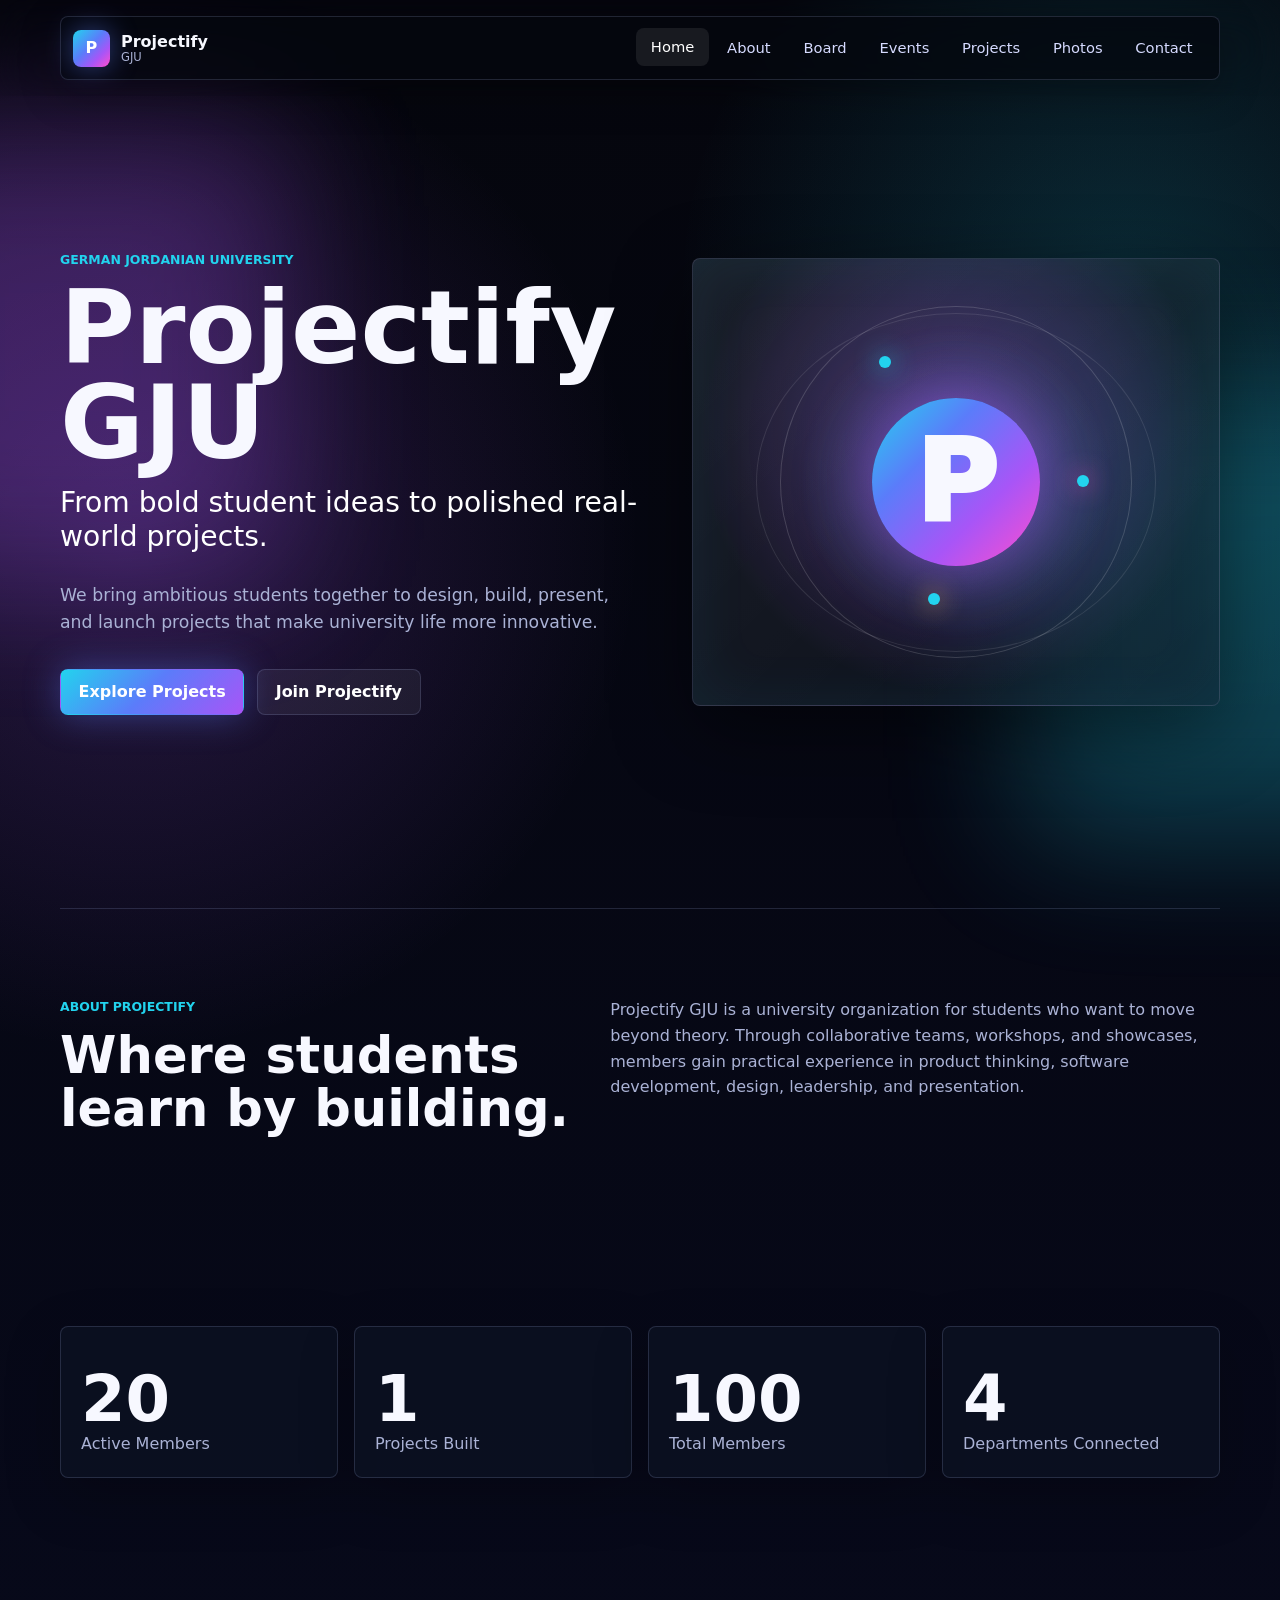
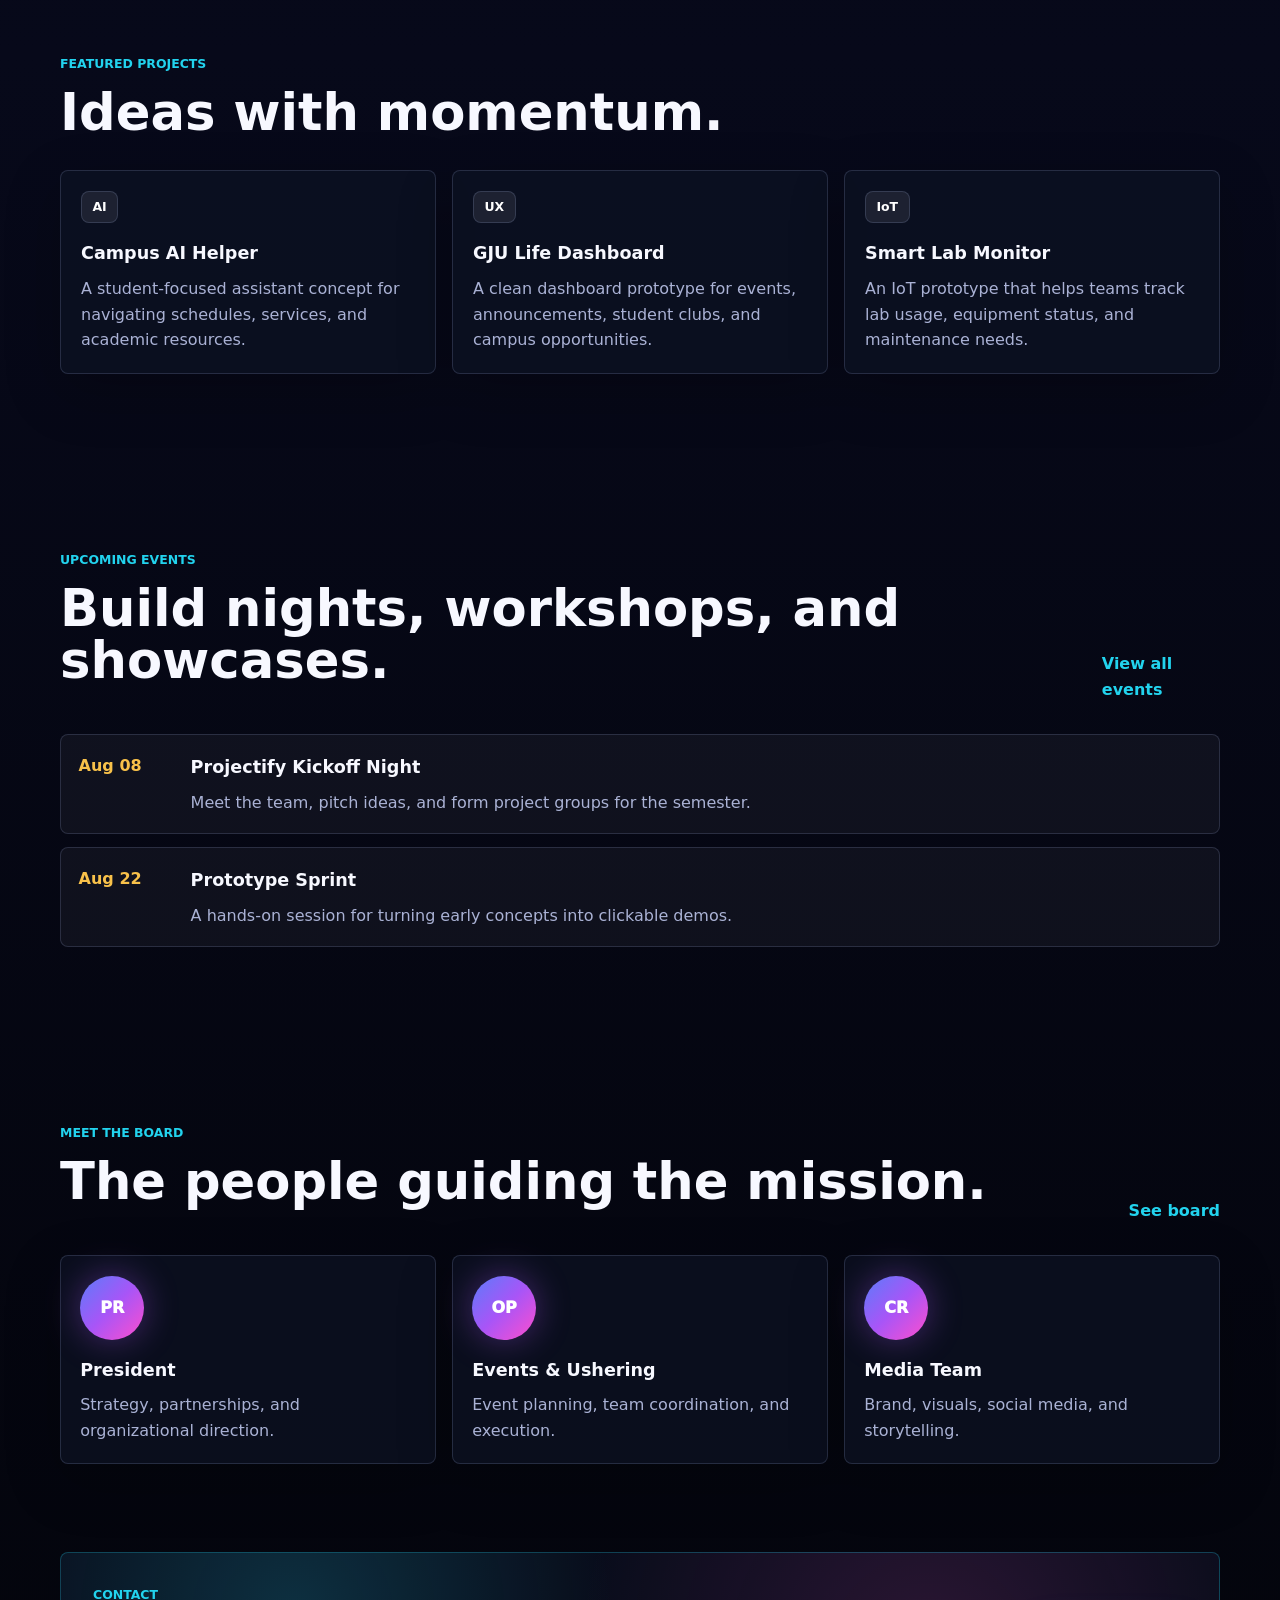
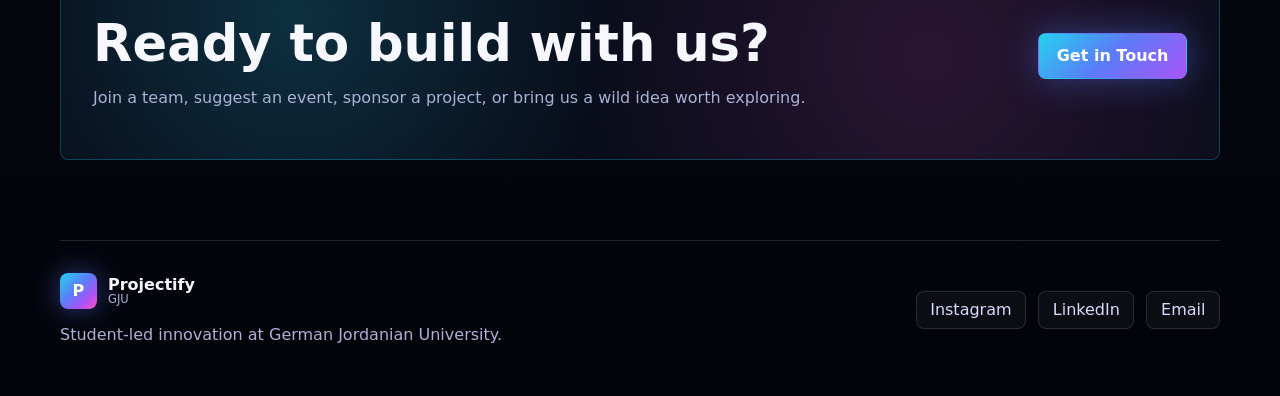
<file: index.html>
<!DOCTYPE html>
<html lang="en">
<head>
  <meta charset="UTF-8" />
  <meta name="viewport" content="width=device-width, initial-scale=1.0" />
  <title>Projectify GJU | Student Innovation Organization</title>
  <meta name="description" content="Projectify GJU is a student organization at German Jordanian University helping builders turn ideas into real projects." />
  <link rel="stylesheet" href="style.css" />
</head>
<body>
  <div class="site-glow site-glow-one"></div>
  <div class="site-glow site-glow-two"></div>

  <header class="nav-shell">
    <nav class="navbar" aria-label="Primary navigation">
      <a class="brand" href="index.html" aria-label="Projectify GJU home">
        <span class="brand-mark">P</span>
        <span>
          <strong>Projectify</strong>
          <small>GJU</small>
        </span>
      </a>

      <button class="nav-toggle" type="button" aria-label="Open navigation" aria-expanded="false">
        <span></span>
        <span></span>
        <span></span>
      </button>

      <div class="nav-links" data-nav-links>
        <a href="index.html">Home</a>
        <a href="about.html">About</a>
        <a href="board.html">Board</a>
        <a href="events.html">Events</a>
        <a href="projects.html">Projects</a>
        <a href="photos.html">Photos</a>
        <a href="contact.html">Contact</a>
      </div>
    </nav>
  </header>

  <main>
    <section class="hero section">
      <div class="hero-grid">
        <div class="hero-copy reveal">
          <p class="eyebrow">German Jordanian University</p>
          <h1>Projectify GJU</h1>
          <p class="hero-slogan">From bold student ideas to polished real-world projects.</p>
          <p class="hero-text">
            We bring ambitious students together to design, build, present, and launch projects that make university life more innovative.
          </p>
          <div class="hero-actions">
            <a class="btn btn-primary" href="projects.html">Explore Projects</a>
            <a class="btn btn-secondary" href="contact.html">Join Projectify</a>
          </div>
        </div>

        <div class="hero-visual reveal" aria-label="Projectify logo artwork">
          <div class="logo-orbit">
            <div class="logo-core">
              <span>P</span>
            </div>
            <span class="orbit-dot dot-one"></span>
            <span class="orbit-dot dot-two"></span>
            <span class="orbit-dot dot-three"></span>
          </div>
        </div>
      </div>
    </section>

    <section class="section split-section reveal">
      <div>
        <p class="eyebrow">About Projectify</p>
        <h2>Where students learn by building.</h2>
      </div>
      <p>
        Projectify GJU is a university organization for students who want to move beyond theory. Through collaborative teams, workshops, and showcases, members gain practical experience in product thinking, software development, design, leadership, and presentation.
      </p>
    </section>

    <section class="section stats-grid reveal" aria-label="Projectify statistics">
      <article class="stat-card">
        <strong data-counter="32">0</strong>
        <span>Active Members</span>
      </article>
      <article class="stat-card">
        <strong data-counter="3">0</strong>
        <span>Projects Built</span>
      </article>
      <article class="stat-card">
        <strong data-counter="160">0</strong>
        <span>Total Members</span>
      </article>
      <article class="stat-card">
        <strong data-counter="7">0</strong>
        <span>Departments Connected</span>
      </article>
    </section>

    <section class="section reveal">
      <div class="section-heading">
        <p class="eyebrow">Featured Projects</p>
        <h2>Ideas with momentum.</h2>
      </div>
      <div class="card-grid three-columns">
        <article class="feature-card">
          <span class="card-icon">AI</span>
          <h3>Campus AI Helper</h3>
          <p>A student-focused assistant concept for navigating schedules, services, and academic resources.</p>
        </article>
        <article class="feature-card">
          <span class="card-icon">UX</span>
          <h3>GJU Life Dashboard</h3>
          <p>A clean dashboard prototype for events, announcements, student clubs, and campus opportunities.</p>
        </article>
        <article class="feature-card">
          <span class="card-icon">IoT</span>
          <h3>Smart Lab Monitor</h3>
          <p>An IoT prototype that helps teams track lab usage, equipment status, and maintenance needs.</p>
        </article>
      </div>
    </section>

    <section class="section reveal">
      <div class="section-heading row-heading">
        <div>
          <p class="eyebrow">Upcoming Events</p>
          <h2>Build nights, workshops, and showcases.</h2>
        </div>
        <a class="text-link" href="events.html">View all events</a>
      </div>
      <div class="timeline">
        <article class="timeline-item">
          <time>Aug 08</time>
          <div>
            <h3>Projectify Kickoff Night</h3>
            <p>Meet the team, pitch ideas, and form project groups for the semester.</p>
          </div>
        </article>
        <article class="timeline-item">
          <time>Aug 22</time>
          <div>
            <h3>Prototype Sprint</h3>
            <p>A hands-on session for turning early concepts into clickable demos.</p>
          </div>
        </article>
      </div>
    </section>

    <section class="section reveal">
      <div class="section-heading row-heading">
        <div>
          <p class="eyebrow">Meet the Board</p>
          <h2>The people guiding the mission.</h2>
        </div>
        <a class="text-link" href="board.html">See board</a>
      </div>
      <div class="board-preview">
        <article class="person-card">
          <div class="avatar">PR</div>
          <h3>President</h3>
          <p>Strategy, partnerships, and organizational direction.</p>
        </article>
        <article class="person-card">
          <div class="avatar">OP</div>
          <h3>Events & Ushering</h3>
          <p>Event planning, team coordination, and execution.</p>
        </article>
        <article class="person-card">
          <div class="avatar">CR</div>
          <h3>Media Team</h3>
          <p>Brand, visuals, social media, and storytelling.</p>
        </article>
      </div>
    </section>

    <section class="section contact-band reveal">
      <div>
        <p class="eyebrow">Contact</p>
        <h2>Ready to build with us?</h2>
        <p>Join a team, suggest an event, sponsor a project, or bring us a wild idea worth exploring.</p>
      </div>
      <a class="btn btn-primary" href="contact.html">Get in Touch</a>
    </section>
  </main>

  <footer class="footer">
    <div>
      <a class="brand footer-brand" href="index.html">
        <span class="brand-mark">P</span>
        <span><strong>Projectify</strong><small>GJU</small></span>
      </a>
      <p>Student-led innovation at German Jordanian University.</p>
    </div>
    <div class="social-links" aria-label="Social media links">
      <a href="https://www.instagram.com/projectifygju/" target="_blank" rel="noreferrer">Instagram</a>
      <a href="https://www.linkedin.com/company/projectify-gju/" target="_blank" rel="noreferrer">LinkedIn</a>
      <a href="mailto:projectify.DSA@gju.edu.jo">Email</a>
    </div>
  </footer>

  <script src="script.js"></script>
</body>
</html>
</file>
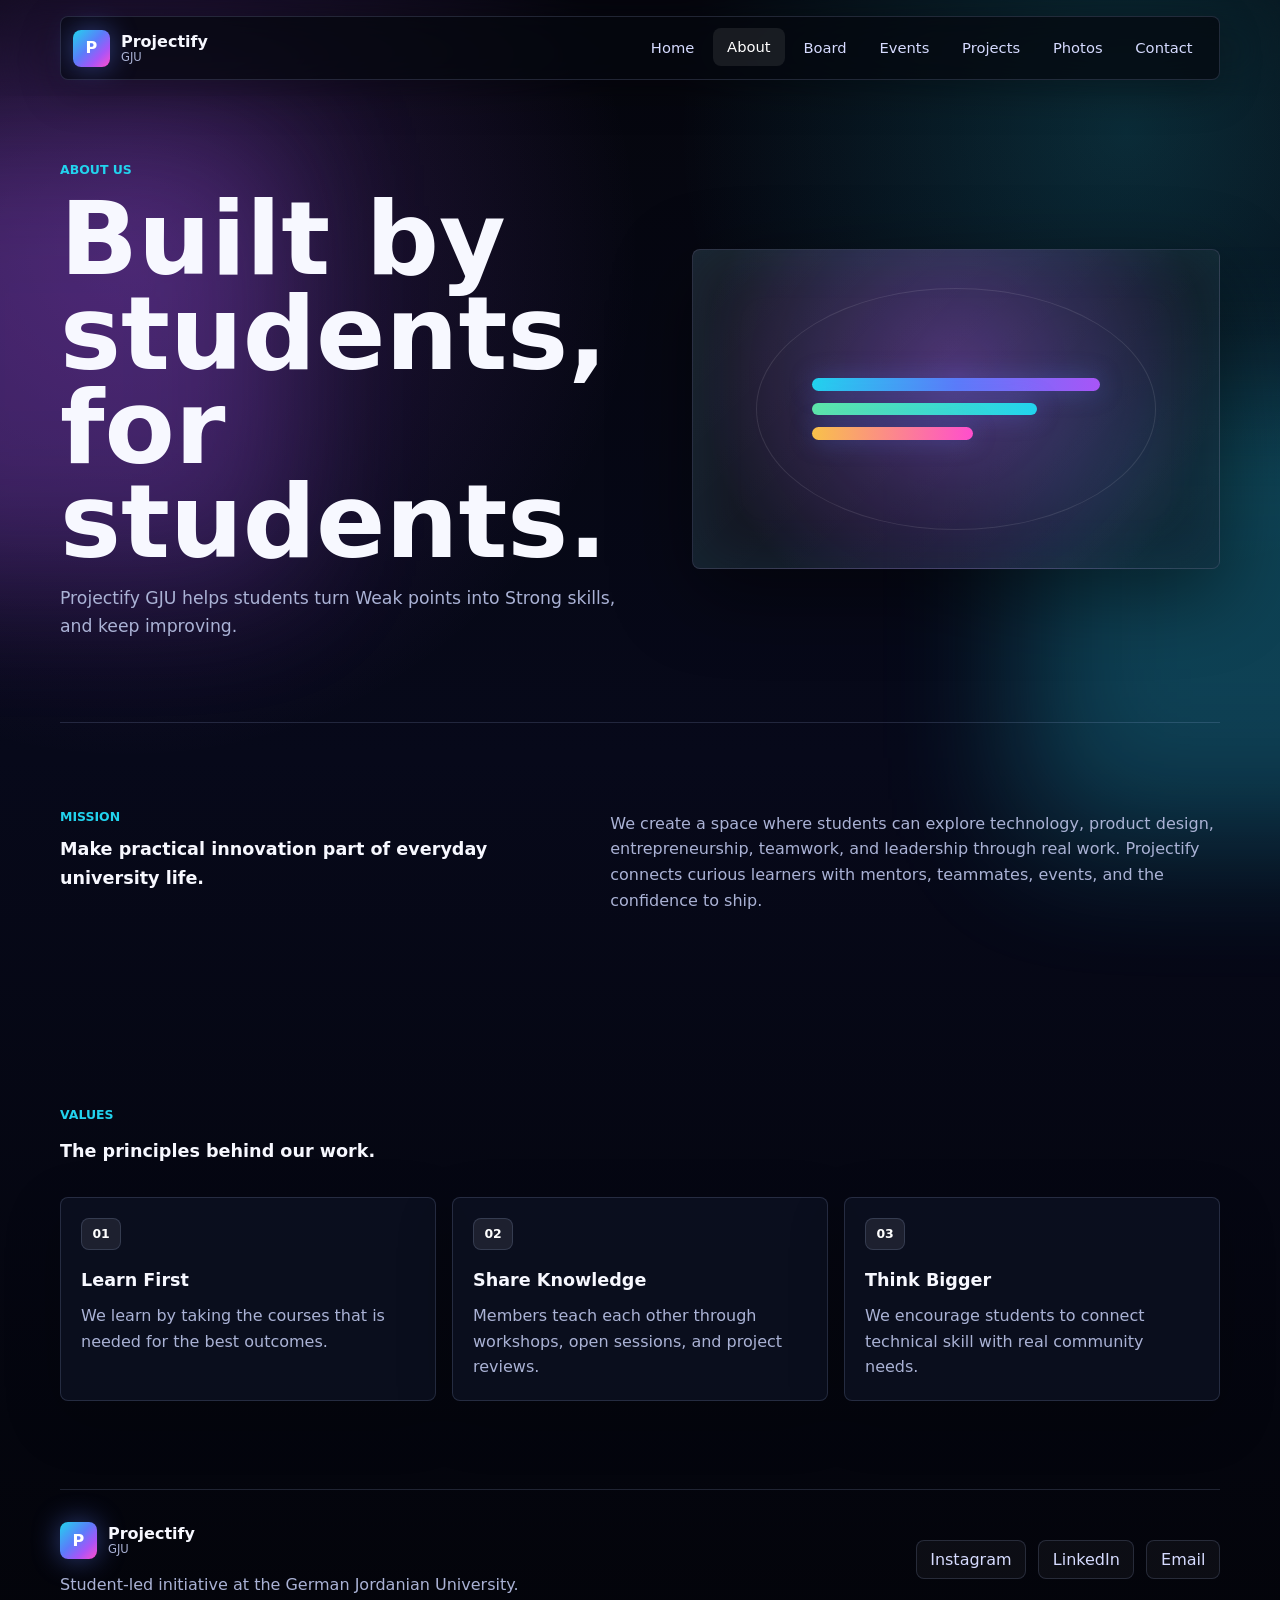
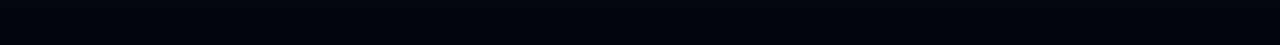
<file: about.html>
<!DOCTYPE html>
<html lang="en">
<head>
  <meta charset="UTF-8" />
  <meta name="viewport" content="width=device-width, initial-scale=1.0" />
  <title>About | Projectify GJU</title>
  <meta name="description" content="Learn about Projectify GJU, its mission, values, and student innovation community." />
  <link rel="stylesheet" href="style.css" />
</head>
<body>
  <div class="site-glow site-glow-one"></div>
  <div class="site-glow site-glow-two"></div>

  <header class="nav-shell">
    <nav class="navbar" aria-label="Primary navigation">
      <a class="brand" href="index.html"><span class="brand-mark">P</span><span><strong>Projectify</strong><small>GJU</small></span></a>
      <button class="nav-toggle" type="button" aria-label="Open navigation" aria-expanded="false"><span></span><span></span><span></span></button>
      <div class="nav-links" data-nav-links>
        <a href="index.html">Home</a>
        <a href="about.html">About</a>
        <a href="board.html">Board</a>
        <a href="events.html">Events</a>
        <a href="projects.html">Projects</a>
        <a href="photos.html">Photos</a>
        <a href="contact.html">Contact</a>
      </div>
    </nav>
  </header>

  <main>
    <section class="section page-hero">
      <div class="page-hero-grid">
        <div class="reveal">
          <p class="eyebrow">About Us</p>
          <h1>Built by students, for students.</h1>
          <p class="page-intro">Projectify GJU helps students turn Weak points into Strong skills, and keep improving.</p>
        </div>
        <div class="page-visual reveal" aria-hidden="true">
          <div class="visual-panel">
            <span class="visual-line"></span>
            <span class="visual-line"></span>
            <span class="visual-line"></span>
          </div>
        </div>
      </div>
    </section>

    <section class="section split-section reveal">
      <div>
        <h2 class="eyebrow">Mission</h2>
        <h3>Make practical innovation part of everyday university life.</h3>
      </div>
      <p>We create a space where students can explore technology, product design, entrepreneurship, teamwork, and leadership through real work. Projectify connects curious learners with mentors, teammates, events, and the confidence to ship.</p>
    </section>

    <section class="section reveal">
      <div class="section-heading">
        <p class="eyebrow">Values</p>
        <h3>The principles behind our work.</h3>
      </div>
      <div class="card-grid three-columns">
        <article class="value-card">
          <span class="card-icon">01</span>
          <h3>Learn First</h3>
          <p>We learn by taking the courses that is needed for the best outcomes.</p>
        </article>
        <article class="value-card">
          <span class="card-icon">02</span>
          <h3>Share Knowledge</h3>
          <p>Members teach each other through workshops, open sessions, and project reviews.</p>
        </article>
        <article class="value-card">
          <span class="card-icon">03</span>
          <h3>Think Bigger</h3>
          <p>We encourage students to connect technical skill with real community needs.</p>
        </article>
      </div>
    </section>
  </main>

  <footer class="footer">
    <div>
      <a class="brand footer-brand" href="index.html"><span class="brand-mark">P</span><span><strong>Projectify</strong><small>GJU</small></span></a>
      <p>Student-led initiative at the German Jordanian University.</p>
    </div>
    <div class="social-links">
      <a href="https://www.instagram.com/projectifygju/" target="_blank" rel="noreferrer">Instagram</a>
      <a href="https://www.linkedin.com/company/projectify-gju/people/?viewAsMember=true" target="_blank" rel="noreferrer">LinkedIn</a>
      <a href="mailto:projectify.DSA@gju.edu.jo">Email</a>
    </div>
  </footer>

  <script src="script.js"></script>
</body>
</html>
</file>
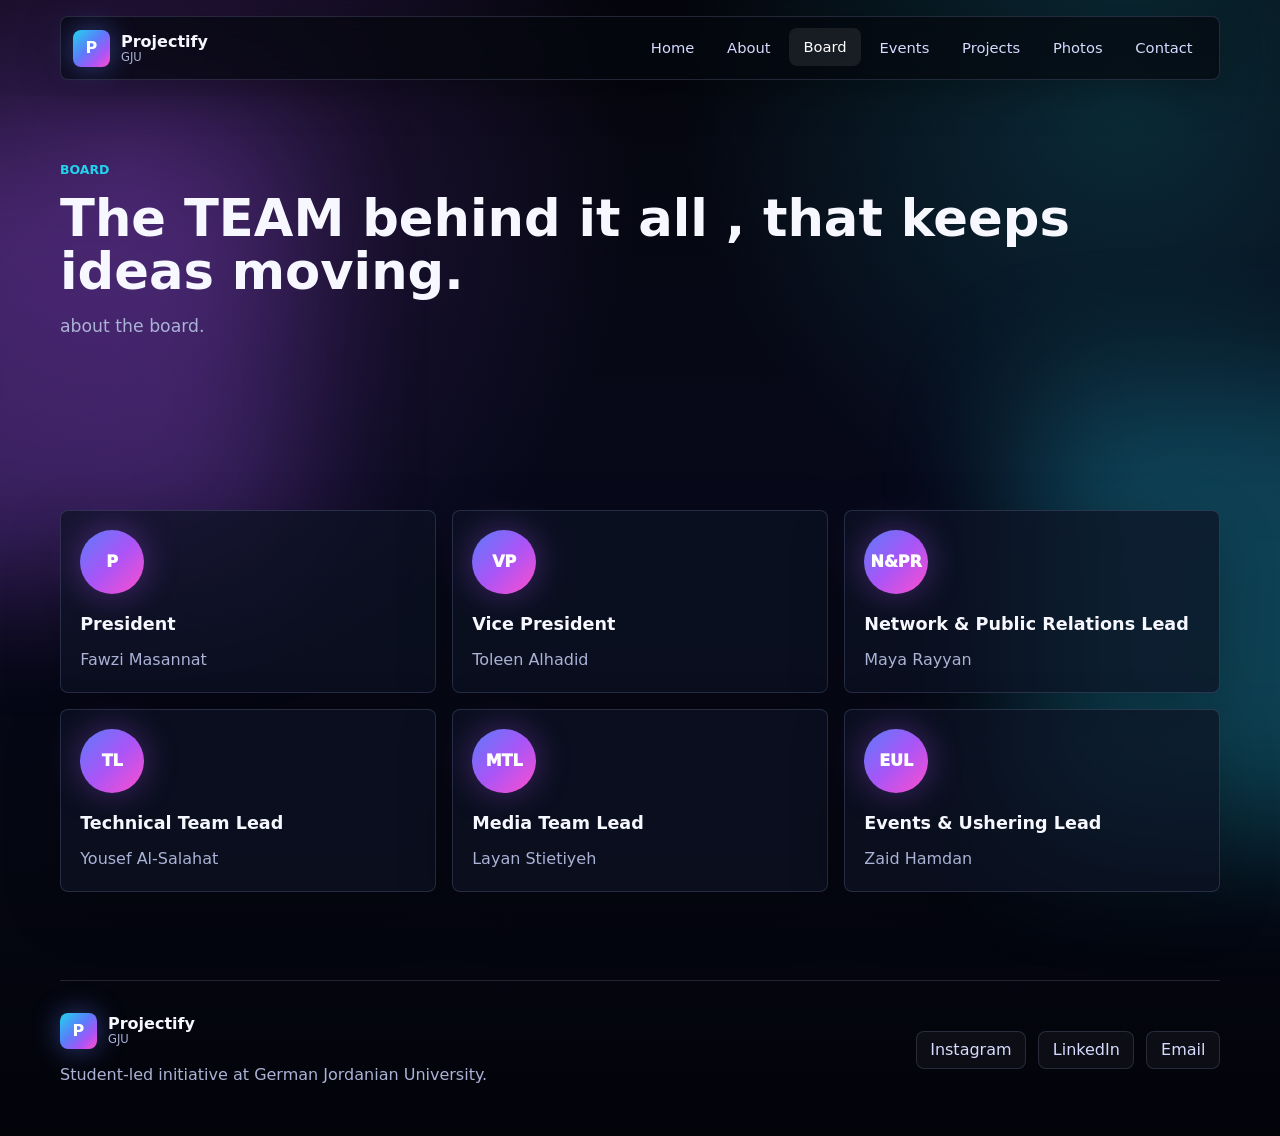
<file: board.html>
<!DOCTYPE html>
<html lang="en">

<head>
  <meta charset="UTF-8" />
  <meta name="viewport" content="width=device-width, initial-scale=1.0" />
  <title>Board | Projectify GJU</title>
  <meta name="description" content="Meet the Projectify GJU board and leadership team." />
  <link rel="stylesheet" href="style.css" />
</head>

<body>
  <div class="site-glow site-glow-one"></div>
  <div class="site-glow site-glow-two"></div>

  <header class="nav-shell">
    <nav class="navbar" aria-label="Primary navigation">
      <a class="brand" href="index.html"><span
          class="brand-mark">P</span><span><strong>Projectify</strong><small>GJU</small></span></a>
      <button class="nav-toggle" type="button" aria-label="Open navigation"
        aria-expanded="false"><span></span><span></span><span></span></button>
      <div class="nav-links" data-nav-links>
        <a href="index.html">Home</a>
        <a href="about.html">About</a>
        <a href="board.html">Board</a>
        <a href="events.html">Events</a>
        <a href="projects.html">Projects</a>
        <a href="photos.html">Photos</a>
        <a href="contact.html">Contact</a>
      </div>
    </nav>
  </header>

  <main>
    <section class="section page-hero reveal">
      <p class="eyebrow">Board</p>
      <h2>The TEAM behind it all , that keeps ideas moving.</h2>
      <p class="page-intro">about the board.</p>
    </section>

    <section class="section board-grid reveal">
      <article class="person-card">
        <div class="avatar">P</div>
        <h3>President</h3>
        <p>Fawzi Masannat</p>
      </article>
      <article class="person-card">
        <div class="avatar">VP</div>
        <h3>Vice President</h3>
        <p>Toleen Alhadid</p>
      </article>
      <article class="person-card">
        <div class="avatar">N&PR</div>
        <h3>Network & Public Relations Lead</h3>
        <p> Maya Rayyan</p>
      </article>
      <article class="person-card">
        <div class="avatar">TL</div>
        <h3>Technical Team Lead</h3>
        <p>Yousef Al-Salahat</p>
      </article>
      <article class="person-card">
        <div class="avatar">MTL</div>
        <h3>Media Team Lead</h3>
        <p>Layan Stietiyeh</p>
      </article>
      <article class="person-card">
        <div class="avatar">EUL</div>
        <h3>Events & Ushering Lead</h3>
        <p> Zaid Hamdan</p>
      </article>
    </section>
  </main>

  <footer class="footer">
    <div>
      <a class="brand footer-brand" href="index.html"><span
          class="brand-mark">P</span><span><strong>Projectify</strong><small>GJU</small></span></a>
      <p>Student-led initiative at German Jordanian University.</p>
    </div>
    <div class="social-links">
      <a href="https://www.instagram.com/projectify.gju" target="_blank" rel="noreferrer">Instagram</a>
      <a href="https://www.linkedin.com/company/projectify-gju" target="_blank" rel="noreferrer">LinkedIn</a>
      <a href="mailto:projectify.DSA@gju.edu.jo">Email</a>
    </div>
  </footer>

  <script src="script.js"></script>
</body>

</html>
</file>
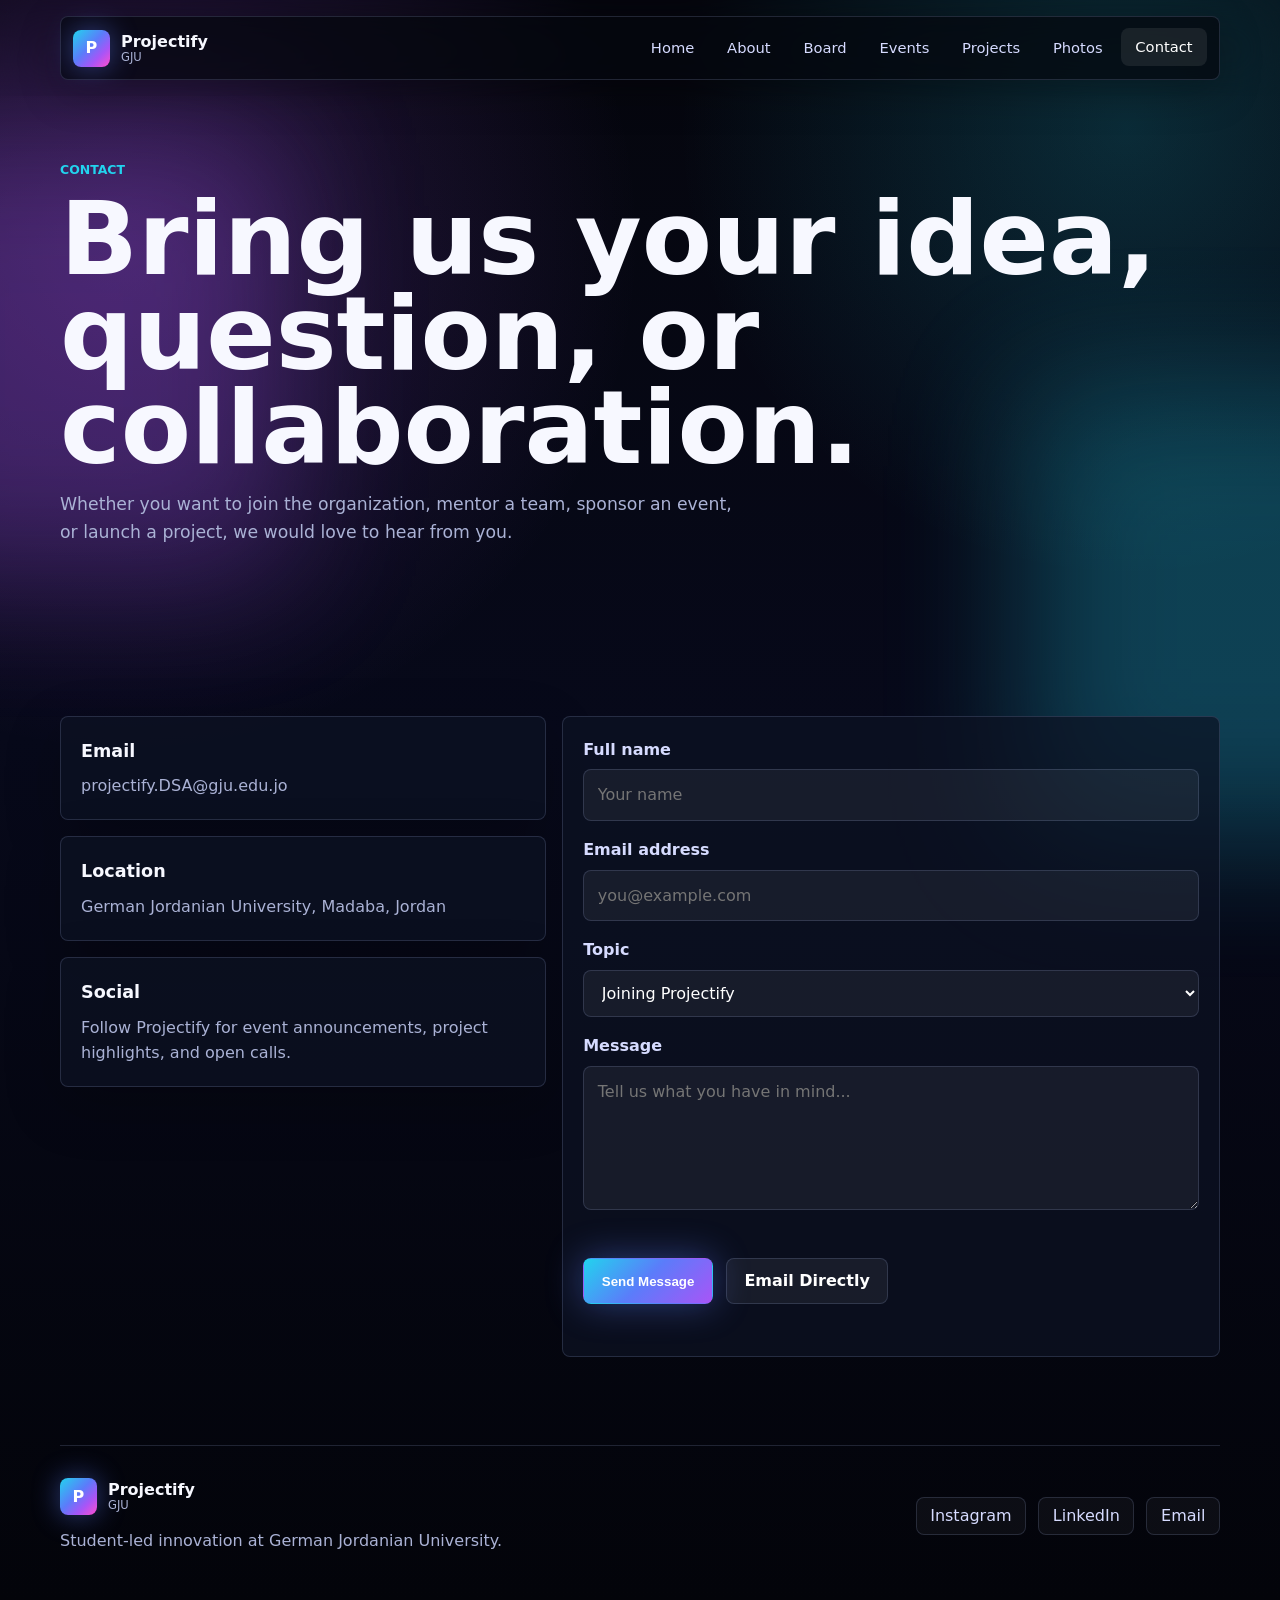
<file: contact.html>
<!DOCTYPE html>
<html lang="en">
<head>
  <meta charset="UTF-8" />
  <meta name="viewport" content="width=device-width, initial-scale=1.0" />
  <title>Contact | Projectify GJU</title>
  <meta name="description" content="Contact Projectify GJU to join, collaborate, sponsor, or suggest a project." />
  <link rel="stylesheet" href="style.css" />
</head>
<body>
  <div class="site-glow site-glow-one"></div>
  <div class="site-glow site-glow-two"></div>

  <header class="nav-shell">
    <nav class="navbar" aria-label="Primary navigation">
      <a class="brand" href="index.html"><span class="brand-mark">P</span><span><strong>Projectify</strong><small>GJU</small></span></a>
      <button class="nav-toggle" type="button" aria-label="Open navigation" aria-expanded="false"><span></span><span></span><span></span></button>
      <div class="nav-links" data-nav-links>
        <a href="index.html">Home</a>
        <a href="about.html">About</a>
        <a href="board.html">Board</a>
        <a href="events.html">Events</a>
        <a href="projects.html">Projects</a>
        <a href="photos.html">Photos</a>
        <a href="contact.html">Contact</a>
      </div>
    </nav>
  </header>

  <main>
    <section class="section page-hero reveal">
      <p class="eyebrow">Contact</p>
      <h1>Bring us your idea, question, or collaboration.</h1>
      <p class="page-intro">Whether you want to join the organization, mentor a team, sponsor an event, or launch a project, we would love to hear from you.</p>
    </section>

    <section class="section contact-grid reveal">
      <div class="contact-list">
        <article class="contact-card">
          <h3>Email</h3>
          <p><a href="mailto:projectify.DSA@gju.edu.jo">projectify.DSA@gju.edu.jo</a></p>
        </article>
        <article class="contact-card">
          <h3>Location</h3>
          <p>German Jordanian University, Madaba, Jordan</p>
        </article>
        <article class="contact-card">
          <h3>Social</h3>
          <p>Follow Projectify for event announcements, project highlights, and open calls.</p>
        </article>
      </div>

      <form class="contact-form" data-contact-form>
        <div class="field">
          <label for="name">Full name</label>
          <input id="name" name="name" type="text" placeholder="Your name" required />
        </div>
        <div class="field">
          <label for="email">Email address</label>
          <input id="email" name="email" type="email" placeholder="you@example.com" required />
        </div>
        <div class="field">
          <label for="topic">Topic</label>
          <select id="topic" name="topic">
            <option>Joining Projectify</option>
            <option>Project collaboration</option>
            <option>Event partnership</option>
            <option>Sponsorship</option>
          </select>
        </div>
        <div class="field">
          <label for="message">Message</label>
          <textarea id="message" name="message" placeholder="Tell us what you have in mind..." required></textarea>
        </div>
        <div class="form-actions">
          <button class="btn btn-primary" type="submit">Send Message</button>
          <a class="btn btn-secondary" href="mailto:projectify.DSA@gju.edu.jo">Email Directly</a>
        </div>
        <p data-form-status aria-live="polite"></p>
      </form>
    </section>
  </main>

  <footer class="footer">
    <div>
      <a class="brand footer-brand" href="index.html"><span class="brand-mark">P</span><span><strong>Projectify</strong><small>GJU</small></span></a>
      <p>Student-led innovation at German Jordanian University.</p>
    </div>
    <div class="social-links">
      <a href="https://www.instagram.com/projectify.gju" target="_blank" rel="noreferrer">Instagram</a>
      <a href="https://www.linkedin.com/company/projectify-gju" target="_blank" rel="noreferrer">LinkedIn</a>
      <a href="mailto:projectify.DSA@gju.edu.jo">Email</a>
    </div>
  </footer>

  <script src="script.js"></script>
</body>
</html>
</file>
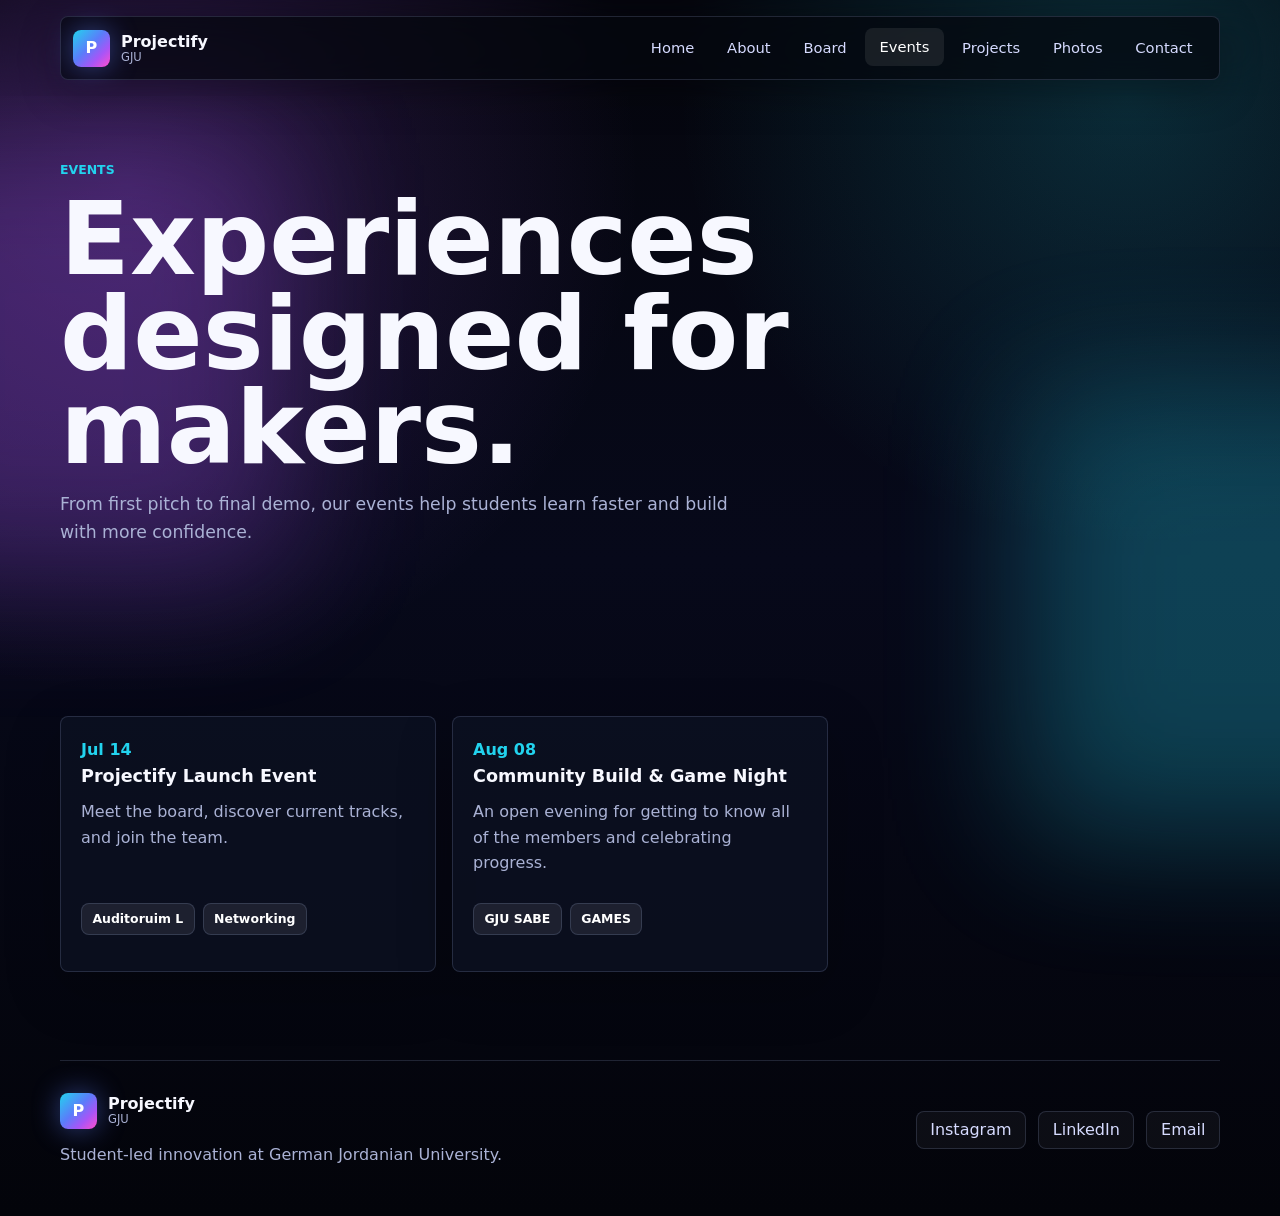
<file: events.html>
<!DOCTYPE html>
<html lang="en">
<head>
  <meta charset="UTF-8" />
  <meta name="viewport" content="width=device-width, initial-scale=1.0" />
  <title>Events | Projectify GJU</title>
  <meta name="description" content="Explore Projectify GJU workshops, build nights, and student showcases." />
  <link rel="stylesheet" href="style.css" />
</head>
<body>
  <div class="site-glow site-glow-one"></div>
  <div class="site-glow site-glow-two"></div>

  <header class="nav-shell">
    <nav class="navbar" aria-label="Primary navigation">
      <a class="brand" href="index.html"><span class="brand-mark">P</span><span><strong>Projectify</strong><small>GJU</small></span></a>
      <button class="nav-toggle" type="button" aria-label="Open navigation" aria-expanded="false"><span></span><span></span><span></span></button>
      <div class="nav-links" data-nav-links>
        <a href="index.html">Home</a>
        <a href="about.html">About</a>
        <a href="board.html">Board</a>
        <a href="events.html">Events</a>
        <a href="projects.html">Projects</a>
        <a href="photos.html">Photos</a>
        <a href="contact.html">Contact</a>
      </div>
    </nav>
  </header>

  <main>
    <section class="section page-hero reveal">
      <p class="eyebrow">Events</p>
      <h1>Experiences designed for makers.</h1>
      <p class="page-intro">From first pitch to final demo, our events help students learn faster and build with more confidence.</p>
    </section>

    <section class="section card-grid three-columns reveal">
      <article class="event-card">
        <span class="event-date">Jul 14</span>
        <h3>Projectify Launch Event</h3>
        <p>Meet the board, discover current tracks, and join the team.</p>
        <div class="event-meta"><span class="tag">Auditoruim L</span><span class="tag">Networking</span></div>
      </article>
      
      <article class="event-card">
        <span class="event-date">Aug 08</span>
        <h3>Community Build & Game Night</h3>
        <p>An open evening for getting to know all of the members and celebrating progress.</p>
        <div class="event-meta"><span class="tag">GJU SABE</span><span class="tag">GAMES</span></div>
      </article>
    </section>
  </main>

  <footer class="footer">
    <div>
      <a class="brand footer-brand" href="index.html"><span class="brand-mark">P</span><span><strong>Projectify</strong><small>GJU</small></span></a>
      <p>Student-led innovation at German Jordanian University.</p>
    </div>
    <div class="social-links">
      <a href="https://www.instagram.com/projectify.gju" target="_blank" rel="noreferrer">Instagram</a>
      <a href="https://www.linkedin.com/company/projectify-gju" target="_blank" rel="noreferrer">LinkedIn</a>
      <a href="mailto:projectify.DSA@gju.edu.jo">Email</a>
    </div>
  </footer>

  <script src="script.js"></script>
</body>
</html>
</file>
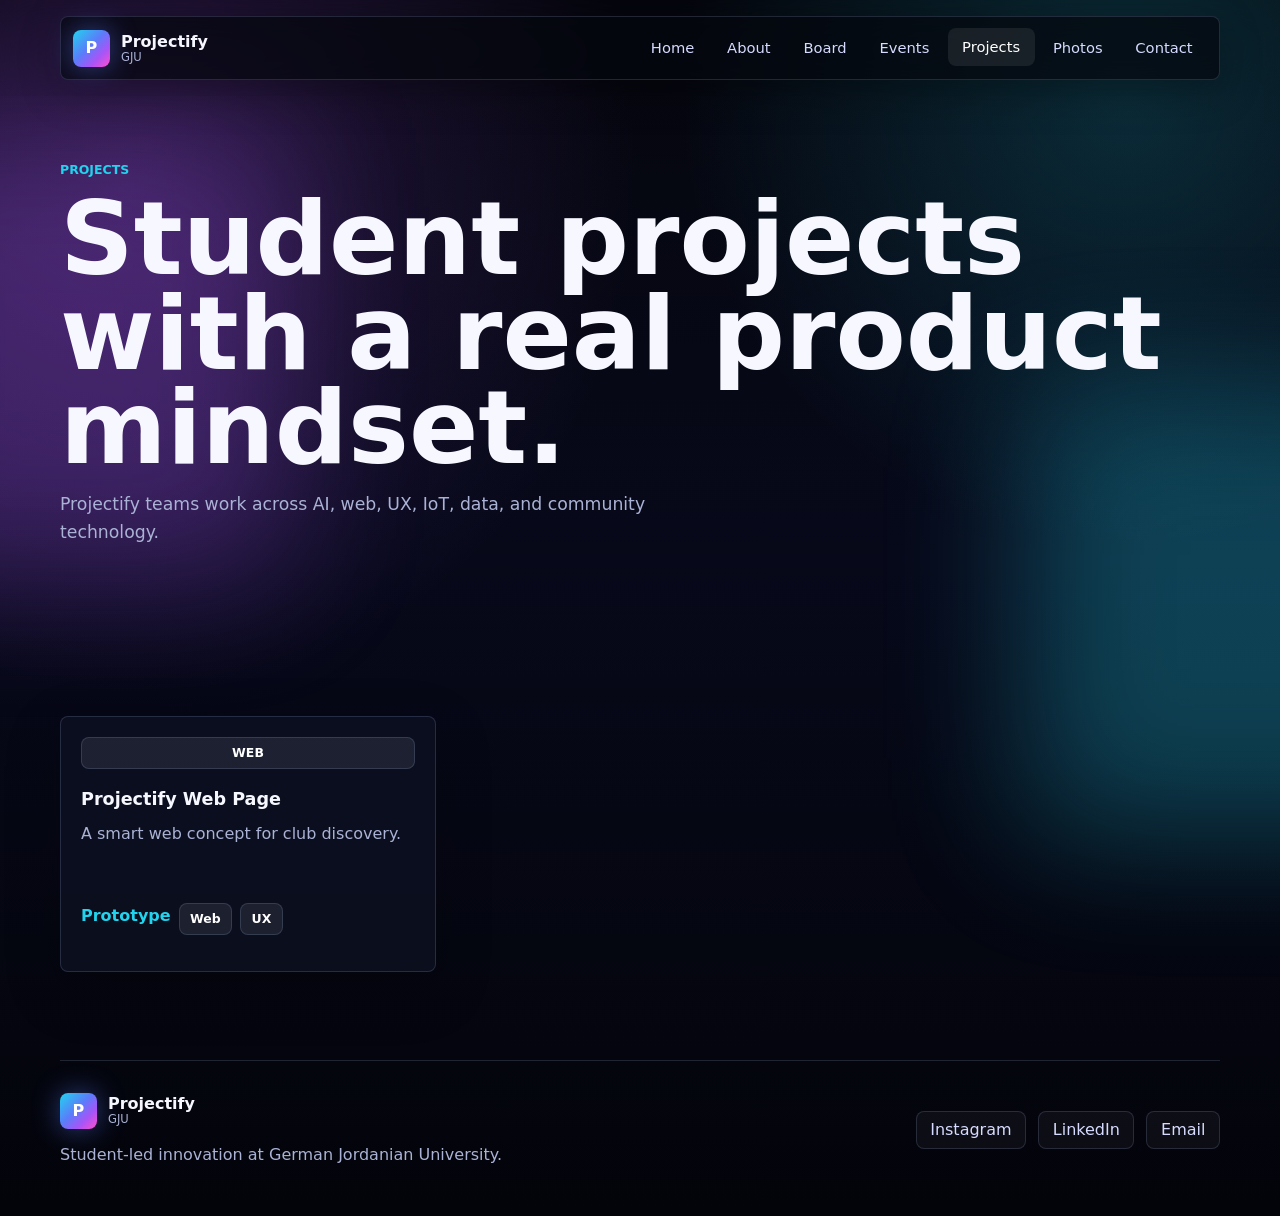
<file: projects.html>
<!DOCTYPE html>
<html lang="en">
<head>
  <meta charset="UTF-8" />
  <meta name="viewport" content="width=device-width, initial-scale=1.0" />
  <title>Projects | Projectify GJU</title>
  <meta name="description" content="Discover student projects by Projectify GJU members." />
  <link rel="stylesheet" href="style.css" />
</head>
<body>
  <div class="site-glow site-glow-one"></div>
  <div class="site-glow site-glow-two"></div>

  <header class="nav-shell">
    <nav class="navbar" aria-label="Primary navigation">
      <a class="brand" href="index.html"><span class="brand-mark">P</span><span><strong>Projectify</strong><small>GJU</small></span></a>
      <button class="nav-toggle" type="button" aria-label="Open navigation" aria-expanded="false"><span></span><span></span><span></span></button>
      <div class="nav-links" data-nav-links>
        <a href="index.html">Home</a>
        <a href="about.html">About</a>
        <a href="board.html">Board</a>
        <a href="events.html">Events</a>
        <a href="projects.html">Projects</a>
        <a href="photos.html">Photos</a>
        <a href="contact.html">Contact</a>
      </div>
    </nav>
  </header>

  <main>
    <section class="section page-hero reveal">
      <p class="eyebrow">Projects</p>
      <h1>Student projects with a real product mindset.</h1>
      <p class="page-intro">Projectify teams work across AI, web, UX, IoT, data, and community technology.</p>
    </section>

    <section class="section card-grid three-columns reveal">
      <article class="project-card">
        <span class="card-icon">WEB</span>
        <h3>Projectify Web Page</h3>
        <p>A smart web concept for club discovery.</p>
        <div class="project-meta"><span class="project-status">Prototype</span><span class="tag">Web</span><span class="tag">UX</span></div>
      </article>
    </section>
  </main>

  <footer class="footer">
    <div>
      <a class="brand footer-brand" href="index.html"><span class="brand-mark">P</span><span><strong>Projectify</strong><small>GJU</small></span></a>
      <p>Student-led innovation at German Jordanian University.</p>
    </div>
    <div class="social-links">
      <a href="https://www.instagram.com/projectifygju/" target="_blank" rel="noreferrer">Instagram</a>
      <a href="https://www.linkedin.com/company/projectify-gju/" target="_blank" rel="noreferrer">LinkedIn</a>
      <a href="mailto:projectify.DSA@gju.edu.jo">Email</a>
    </div>
  </footer>

  <script src="script.js"></script>
</body>
</html>
</file>
<file: style.css>
/* Projectify GJU shared design system */
:root {
  --bg: #05060d;
  --bg-soft: #0b1020;
  --panel: rgba(13, 18, 35, 0.72);
  --panel-strong: rgba(18, 24, 46, 0.92);
  --text: #f7f8ff;
  --muted: #aab2d5;
  --muted-strong: #d6dbff;
  --line: rgba(180, 196, 255, 0.16);
  --cyan: #22d3ee;
  --blue: #5b7cfa;
  --violet: #a855f7;
  --pink: #ff4ecd;
  --amber: #f8c14a;
  --green: #5ee6a8;
  --shadow: 0 24px 80px rgba(0, 0, 0, 0.48);
  --radius: 8px;
  --max-width: 1160px;
}

* {
  box-sizing: border-box;
}

html {
  scroll-behavior: smooth;
}

body {
  margin: 0;
  min-height: 100vh;
  color: var(--text);
  font-family: Inter, ui-sans-serif, system-ui, -apple-system, BlinkMacSystemFont, "Segoe UI", sans-serif;
  background:
    radial-gradient(circle at 10% 15%, rgba(168, 85, 247, 0.22), transparent 32rem),
    radial-gradient(circle at 88% 8%, rgba(34, 211, 238, 0.18), transparent 28rem),
    linear-gradient(180deg, #05060d 0%, #07091a 46%, #03040a 100%);
  line-height: 1.6;
  overflow-x: hidden;
}

body.nav-open {
  overflow: hidden;
}

a {
  color: inherit;
  text-decoration: none;
}

img,
svg {
  max-width: 100%;
}

.site-glow {
  position: fixed;
  width: 28rem;
  height: 28rem;
  pointer-events: none;
  filter: blur(70px);
  opacity: 0.28;
  z-index: -1;
}

.site-glow-one {
  top: 8rem;
  left: -10rem;
  background: var(--violet);
}

.site-glow-two {
  right: -12rem;
  bottom: 4rem;
  background: var(--cyan);
}

.nav-shell {
  position: sticky;
  top: 0;
  z-index: 20;
  padding: 1rem;
  backdrop-filter: blur(22px);
}

.navbar {
  width: min(var(--max-width), calc(100vw - 2rem));
  margin: 0 auto;
  display: flex;
  align-items: center;
  justify-content: space-between;
  gap: 1rem;
  padding: 0.75rem;
  border: 1px solid var(--line);
  border-radius: var(--radius);
  background: rgba(5, 7, 15, 0.72);
  box-shadow: 0 12px 40px rgba(0, 0, 0, 0.28);
}

.brand {
  display: inline-flex;
  align-items: center;
  gap: 0.7rem;
  min-width: max-content;
}

.brand-mark {
  width: 2.3rem;
  height: 2.3rem;
  display: grid;
  place-items: center;
  border-radius: var(--radius);
  color: white;
  font-weight: 900;
  background: linear-gradient(135deg, var(--cyan), var(--blue) 45%, var(--violet) 72%, var(--pink));
  box-shadow: 0 0 28px rgba(91, 124, 250, 0.48);
}

.brand strong,
.brand small {
  display: block;
  line-height: 1.05;
}

.brand strong {
  font-size: 1rem;
  letter-spacing: 0;
}

.brand small {
  color: var(--muted);
  font-size: 0.72rem;
}

.nav-links {
  display: flex;
  align-items: center;
  gap: 0.25rem;
}

.nav-links a {
  min-height: 2.4rem;
  display: inline-flex;
  align-items: center;
  justify-content: center;
  padding: 0 0.9rem;
  border-radius: var(--radius);
  color: var(--muted-strong);
  font-size: 0.92rem;
  transition: background 180ms ease, color 180ms ease, transform 180ms ease;
}

.nav-links a:hover,
.nav-links a.active {
  color: white;
  background: rgba(255, 255, 255, 0.08);
  transform: translateY(-1px);
}

.nav-toggle {
  display: none;
  width: 2.5rem;
  height: 2.5rem;
  border: 1px solid var(--line);
  border-radius: var(--radius);
  background: rgba(255, 255, 255, 0.05);
  cursor: pointer;
}

.nav-toggle span {
  display: block;
  width: 1.1rem;
  height: 2px;
  margin: 0.25rem auto;
  background: white;
  transition: transform 180ms ease, opacity 180ms ease;
}

.nav-toggle[aria-expanded="true"] span:nth-child(1) {
  transform: translateY(6px) rotate(45deg);
}

.nav-toggle[aria-expanded="true"] span:nth-child(2) {
  opacity: 0;
}

.nav-toggle[aria-expanded="true"] span:nth-child(3) {
  transform: translateY(-6px) rotate(-45deg);
}

.section {
  width: min(var(--max-width), calc(100vw - 2rem));
  margin: 0 auto;
  padding: 5.5rem 0;
}

.hero {
  min-height: calc(100vh - 5.5rem);
  display: grid;
  align-items: center;
  padding-top: 3rem;
}

.hero-grid,
.page-hero-grid {
  display: grid;
  grid-template-columns: minmax(0, 1.05fr) minmax(18rem, 0.95fr);
  gap: 3rem;
  align-items: center;
}

.eyebrow {
  margin: 0 0 0.75rem;
  color: var(--cyan);
  font-size: 0.78rem;
  font-weight: 800;
  text-transform: uppercase;
}

h1,
h2,
h3,
p {
  margin-top: 0;
}

h1 {
  margin-bottom: 1rem;
  font-size: clamp(3rem, 8vw, 7.4rem);
  line-height: 0.92;
  letter-spacing: 0;
}

h2 {
  margin-bottom: 1rem;
  font-size: clamp(2rem, 4vw, 4rem);
  line-height: 1.02;
  letter-spacing: 0;
}

h3 {
  margin-bottom: 0.55rem;
  font-size: 1.1rem;
}

p {
  color: var(--muted);
}

.hero-slogan {
  max-width: 48rem;
  color: white;
  font-size: clamp(1.35rem, 2.2vw, 2rem);
  line-height: 1.2;
}

.hero-text,
.page-intro {
  max-width: 42rem;
  font-size: 1.08rem;
}

.hero-actions,
.form-actions {
  display: flex;
  flex-wrap: wrap;
  gap: 0.8rem;
  margin-top: 2rem;
}

.btn {
  min-height: 2.9rem;
  display: inline-flex;
  align-items: center;
  justify-content: center;
  gap: 0.5rem;
  padding: 0 1.1rem;
  border: 1px solid transparent;
  border-radius: var(--radius);
  font-weight: 800;
  transition: transform 180ms ease, box-shadow 180ms ease, border-color 180ms ease, background 180ms ease;
}

.btn:hover {
  transform: translateY(-2px);
}

.btn-primary {
  color: white;
  background: linear-gradient(135deg, var(--cyan), var(--blue) 48%, var(--violet));
  box-shadow: 0 0 36px rgba(91, 124, 250, 0.42);
}

.btn-secondary {
  color: white;
  border-color: var(--line);
  background: rgba(255, 255, 255, 0.06);
}

.btn-secondary:hover {
  border-color: rgba(34, 211, 238, 0.44);
  box-shadow: 0 0 28px rgba(34, 211, 238, 0.18);
}

.hero-visual,
.page-visual {
  min-height: 28rem;
  display: grid;
  place-items: center;
  border: 1px solid var(--line);
  border-radius: var(--radius);
  background:
    linear-gradient(135deg, rgba(255, 255, 255, 0.08), rgba(255, 255, 255, 0.02)),
    radial-gradient(circle at 50% 40%, rgba(168, 85, 247, 0.38), transparent 16rem),
    rgba(9, 13, 27, 0.54);
  box-shadow: var(--shadow), inset 0 0 60px rgba(34, 211, 238, 0.08);
  overflow: hidden;
  position: relative;
}

.hero-visual::before,
.page-visual::before {
  content: "";
  position: absolute;
  inset: 12%;
  border: 1px solid rgba(255, 255, 255, 0.1);
  border-radius: 50%;
  animation: spin 18s linear infinite;
}

.logo-orbit {
  width: min(22rem, 68vw);
  aspect-ratio: 1;
  display: grid;
  place-items: center;
  border-radius: 50%;
  border: 1px solid rgba(255, 255, 255, 0.16);
  background: radial-gradient(circle, rgba(34, 211, 238, 0.16), transparent 64%);
  position: relative;
}

.logo-core {
  width: 48%;
  aspect-ratio: 1;
  display: grid;
  place-items: center;
  border-radius: 50%;
  background: linear-gradient(135deg, var(--cyan), var(--blue), var(--violet), var(--pink));
  box-shadow: 0 0 70px rgba(168, 85, 247, 0.62);
}

.logo-core span {
  font-size: clamp(4rem, 10vw, 7rem);
  font-weight: 950;
  line-height: 1;
}

.orbit-dot {
  width: 0.75rem;
  height: 0.75rem;
  position: absolute;
  border-radius: 50%;
  background: var(--cyan);
  box-shadow: 0 0 24px currentColor;
}

.dot-one {
  top: 14%;
  left: 28%;
  color: var(--cyan);
}

.dot-two {
  right: 12%;
  top: 48%;
  color: var(--pink);
}

.dot-three {
  bottom: 15%;
  left: 42%;
  color: var(--amber);
}

.split-section {
  display: grid;
  grid-template-columns: minmax(0, 0.85fr) minmax(0, 1fr);
  gap: 2rem;
  align-items: start;
  border-top: 1px solid var(--line);
}

.stats-grid,
.card-grid,
.board-grid,
.contact-grid {
  display: grid;
  gap: 1rem;
}

.stats-grid {
  grid-template-columns: repeat(4, minmax(0, 1fr));
}

.stat-card,
.feature-card,
.person-card,
.event-card,
.project-card,
.contact-card,
.value-card {
  border: 1px solid var(--line);
  border-radius: var(--radius);
  background: var(--panel);
  box-shadow: 0 18px 56px rgba(0, 0, 0, 0.22);
  transition: transform 180ms ease, border-color 180ms ease, background 180ms ease, box-shadow 180ms ease;
}

.stat-card:hover,
.feature-card:hover,
.person-card:hover,
.event-card:hover,
.project-card:hover,
.contact-card:hover,
.value-card:hover {
  transform: translateY(-4px);
  border-color: rgba(34, 211, 238, 0.38);
  background: var(--panel-strong);
  box-shadow: 0 22px 70px rgba(34, 211, 238, 0.1);
}

.stat-card {
  min-height: 9.5rem;
  display: flex;
  flex-direction: column;
  justify-content: flex-end;
  padding: 1.25rem;
}

.stat-card strong {
  display: block;
  font-size: clamp(2.2rem, 5vw, 4rem);
  line-height: 1;
}

.stat-card span {
  color: var(--muted);
}

.section-heading {
  margin-bottom: 2rem;
}

.row-heading {
  display: flex;
  align-items: end;
  justify-content: space-between;
  gap: 1rem;
}

.text-link {
  color: var(--cyan);
  font-weight: 800;
}

.text-link:hover {
  color: white;
}

.three-columns {
  grid-template-columns: repeat(3, minmax(0, 1fr));
}

.two-columns {
  grid-template-columns: repeat(2, minmax(0, 1fr));
}

.feature-card,
.value-card,
.project-card,
.event-card,
.contact-card {
  padding: 1.25rem;
}

.card-icon,
.tag {
  display: inline-flex;
  align-items: center;
  justify-content: center;
  min-height: 2rem;
  padding: 0 0.65rem;
  margin-bottom: 1rem;
  border-radius: var(--radius);
  color: white;
  font-size: 0.78rem;
  font-weight: 900;
  background: rgba(255, 255, 255, 0.08);
  border: 1px solid var(--line);
}

.timeline {
  display: grid;
  gap: 0.85rem;
}

.timeline-item {
  display: grid;
  grid-template-columns: 6rem minmax(0, 1fr);
  gap: 1rem;
  padding: 1.1rem;
  border: 1px solid var(--line);
  border-radius: var(--radius);
  background: rgba(255, 255, 255, 0.045);
}

.timeline-item time {
  color: var(--amber);
  font-weight: 900;
}

.timeline-item p,
.feature-card p,
.event-card p,
.project-card p,
.person-card p,
.contact-card p,
.value-card p {
  margin-bottom: 0;
}

.board-preview,
.board-grid {
  display: grid;
  grid-template-columns: repeat(3, minmax(0, 1fr));
  gap: 1rem;
}

.person-card {
  padding: 1.2rem;
}

.avatar {
  width: 4rem;
  height: 4rem;
  display: grid;
  place-items: center;
  margin-bottom: 1rem;
  border-radius: 50%;
  color: white;
  font-weight: 950;
  background: linear-gradient(135deg, var(--blue), var(--violet), var(--pink));
  box-shadow: 0 0 34px rgba(168, 85, 247, 0.38);
}

.contact-band {
  display: flex;
  align-items: center;
  justify-content: space-between;
  gap: 2rem;
  padding: 2rem;
  margin-bottom: 5rem;
  border: 1px solid rgba(34, 211, 238, 0.26);
  border-radius: var(--radius);
  background:
    radial-gradient(circle at 20% 30%, rgba(34, 211, 238, 0.18), transparent 20rem),
    radial-gradient(circle at 75% 50%, rgba(255, 78, 205, 0.14), transparent 22rem),
    rgba(10, 15, 30, 0.86);
}

.page-hero {
  padding-top: 4rem;
  padding-bottom: 4rem;
}

.page-visual {
  min-height: 20rem;
}

.visual-panel {
  width: min(18rem, 70vw);
  display: grid;
  gap: 0.75rem;
  z-index: 1;
}

.visual-line {
  height: 0.8rem;
  border-radius: 999px;
  background: linear-gradient(90deg, var(--cyan), var(--blue), var(--violet));
  box-shadow: 0 0 24px rgba(91, 124, 250, 0.34);
}

.visual-line:nth-child(2) {
  width: 78%;
  background: linear-gradient(90deg, var(--green), var(--cyan));
}

.visual-line:nth-child(3) {
  width: 56%;
  background: linear-gradient(90deg, var(--amber), var(--pink));
}

.event-card,
.project-card {
  display: flex;
  flex-direction: column;
  min-height: 16rem;
}

.event-meta,
.project-meta {
  display: flex;
  flex-wrap: wrap;
  gap: 0.5rem;
  margin-top: auto;
  padding-top: 1.25rem;
}

.project-status,
.event-date {
  color: var(--cyan);
  font-weight: 900;
}

.contact-grid {
  grid-template-columns: minmax(0, 0.85fr) minmax(0, 1.15fr);
  align-items: start;
}

.contact-list {
  display: grid;
  gap: 1rem;
}

.photo-hero-card {
  background:
    linear-gradient(135deg, rgba(255, 255, 255, 0.08), rgba(255, 255, 255, 0.02)),
    radial-gradient(circle at 28% 30%, rgba(34, 211, 238, 0.24), transparent 15rem),
    radial-gradient(circle at 70% 65%, rgba(255, 78, 205, 0.24), transparent 16rem),
    rgba(9, 13, 27, 0.54);
}

.photo-stack {
  width: min(19rem, 72vw);
  aspect-ratio: 1;
  position: relative;
  z-index: 1;
}

.photo-stack span {
  position: absolute;
  inset: 12%;
  border: 1px solid rgba(255, 255, 255, 0.14);
  border-radius: var(--radius);
  background:
    linear-gradient(135deg, rgba(34, 211, 238, 0.28), rgba(168, 85, 247, 0.22)),
    rgba(255, 255, 255, 0.06);
  box-shadow: 0 20px 60px rgba(0, 0, 0, 0.28);
}

.photo-stack span:nth-child(1) {
  transform: rotate(-10deg) translate(-1.4rem, 0.8rem);
}

.photo-stack span:nth-child(2) {
  transform: rotate(7deg) translate(1.2rem, 0.4rem);
}

.photo-stack span:nth-child(3) {
  background:
    linear-gradient(135deg, rgba(248, 193, 74, 0.2), rgba(255, 78, 205, 0.24)),
    rgba(255, 255, 255, 0.07);
  transform: rotate(-1deg);
}

.photo-count {
  color: var(--cyan);
  font-weight: 900;
}

.photo-gallery {
  display: grid;
  grid-template-columns: repeat(3, minmax(0, 1fr));
  grid-auto-flow: dense;
  gap: 1rem;
}

.photo-card {
  min-height: 17rem;
  border: 1px solid var(--line);
  border-radius: var(--radius);
  background: var(--panel);
  overflow: hidden;
  cursor: pointer;
  box-shadow: 0 18px 56px rgba(0, 0, 0, 0.22);
  transition: transform 180ms ease, border-color 180ms ease, box-shadow 180ms ease;
}

.photo-card:nth-child(5n + 1) {
  grid-row: span 2;
}

.photo-card:nth-child(7n + 3) {
  grid-column: span 2;
}

.photo-card:hover {
  transform: translateY(-4px);
  border-color: rgba(34, 211, 238, 0.42);
  box-shadow: 0 24px 70px rgba(34, 211, 238, 0.12);
}

.photo-card img {
  width: 100%;
  height: 100%;
  min-height: inherit;
  display: block;
  object-fit: cover;
  transition: transform 300ms ease, filter 300ms ease;
}

.photo-card:hover img {
  transform: scale(1.045);
  filter: saturate(1.12);
}

.gallery-empty {
  grid-column: 1 / -1;
  padding: 1.5rem;
  border: 1px solid var(--line);
  border-radius: var(--radius);
  background: var(--panel);
}

.gallery-empty p {
  margin-bottom: 0;
}

.lightbox {
  position: fixed;
  inset: 0;
  display: none;
  place-items: center;
  padding: 1rem;
  background: rgba(1, 3, 10, 0.9);
  backdrop-filter: blur(18px);
  z-index: 80;
}

.lightbox.open {
  display: grid;
}

.lightbox img {
  max-width: min(96vw, 72rem);
  max-height: 86vh;
  border: 1px solid var(--line);
  border-radius: var(--radius);
  box-shadow: var(--shadow);
  object-fit: contain;
}

.lightbox-close {
  position: fixed;
  top: 1rem;
  right: 1rem;
  width: 2.7rem;
  height: 2.7rem;
  border: 1px solid var(--line);
  border-radius: var(--radius);
  color: white;
  background: rgba(255, 255, 255, 0.08);
  font-size: 1.8rem;
  line-height: 1;
  cursor: pointer;
}

.contact-form {
  display: grid;
  gap: 1rem;
  padding: 1.25rem;
  border: 1px solid var(--line);
  border-radius: var(--radius);
  background: var(--panel);
}

.field {
  display: grid;
  gap: 0.45rem;
}

.field label {
  color: var(--muted-strong);
  font-weight: 800;
}

.field input,
.field select,
.field textarea {
  width: 100%;
  min-height: 2.9rem;
  border: 1px solid var(--line);
  border-radius: var(--radius);
  padding: 0.75rem 0.85rem;
  color: white;
  background: rgba(255, 255, 255, 0.055);
  font: inherit;
  outline: none;
  transition: border-color 180ms ease, box-shadow 180ms ease;
}

.field textarea {
  min-height: 9rem;
  resize: vertical;
}

.field input:focus,
.field select:focus,
.field textarea:focus {
  border-color: rgba(34, 211, 238, 0.68);
  box-shadow: 0 0 0 4px rgba(34, 211, 238, 0.1);
}

.footer {
  width: min(var(--max-width), calc(100vw - 2rem));
  margin: 0 auto;
  padding: 2rem 0 3rem;
  display: flex;
  align-items: center;
  justify-content: space-between;
  gap: 2rem;
  border-top: 1px solid var(--line);
}

.footer p {
  margin: 0.8rem 0 0;
}

.social-links {
  display: flex;
  flex-wrap: wrap;
  gap: 0.75rem;
}

.social-links a {
  min-height: 2.4rem;
  display: inline-flex;
  align-items: center;
  padding: 0 0.85rem;
  border: 1px solid var(--line);
  border-radius: var(--radius);
  color: var(--muted-strong);
  background: rgba(255, 255, 255, 0.04);
}

.social-links a:hover {
  color: white;
  border-color: rgba(34, 211, 238, 0.5);
}

.reveal {
  opacity: 0;
  transform: translateY(18px);
  transition: opacity 600ms ease, transform 600ms ease;
}

.reveal.visible {
  opacity: 1;
  transform: translateY(0);
}

@keyframes spin {
  to {
    transform: rotate(360deg);
  }
}

@media (max-width: 860px) {
  .nav-toggle {
    display: block;
  }

  .nav-links {
    position: fixed;
    inset: 5.5rem 1rem auto 1rem;
    display: none;
    flex-direction: column;
    align-items: stretch;
    padding: 0.75rem;
    border: 1px solid var(--line);
    border-radius: var(--radius);
    background: rgba(5, 7, 15, 0.96);
    box-shadow: var(--shadow);
  }

  .nav-links.open {
    display: flex;
  }

  .nav-links a {
    justify-content: flex-start;
  }

  .hero-grid,
  .page-hero-grid,
  .split-section,
  .contact-grid {
    grid-template-columns: 1fr;
  }

  .hero {
    min-height: auto;
  }

  .hero-visual,
  .page-visual {
    min-height: 22rem;
  }

  .stats-grid,
  .three-columns,
  .two-columns,
  .board-preview,
  .board-grid,
  .photo-gallery {
    grid-template-columns: 1fr;
  }

  .photo-card:nth-child(5n + 1),
  .photo-card:nth-child(7n + 3) {
    grid-column: auto;
    grid-row: auto;
  }

  .row-heading,
  .contact-band,
  .footer {
    align-items: flex-start;
    flex-direction: column;
  }
}

@media (max-width: 520px) {
  .section {
    padding: 4rem 0;
  }

  .navbar {
    width: calc(100vw - 1rem);
  }

  .hero-actions,
  .form-actions {
    flex-direction: column;
  }

  .btn {
    width: 100%;
  }

  .timeline-item {
    grid-template-columns: 1fr;
  }

  .contact-band {
    padding: 1.25rem;
  }
}
</file>
